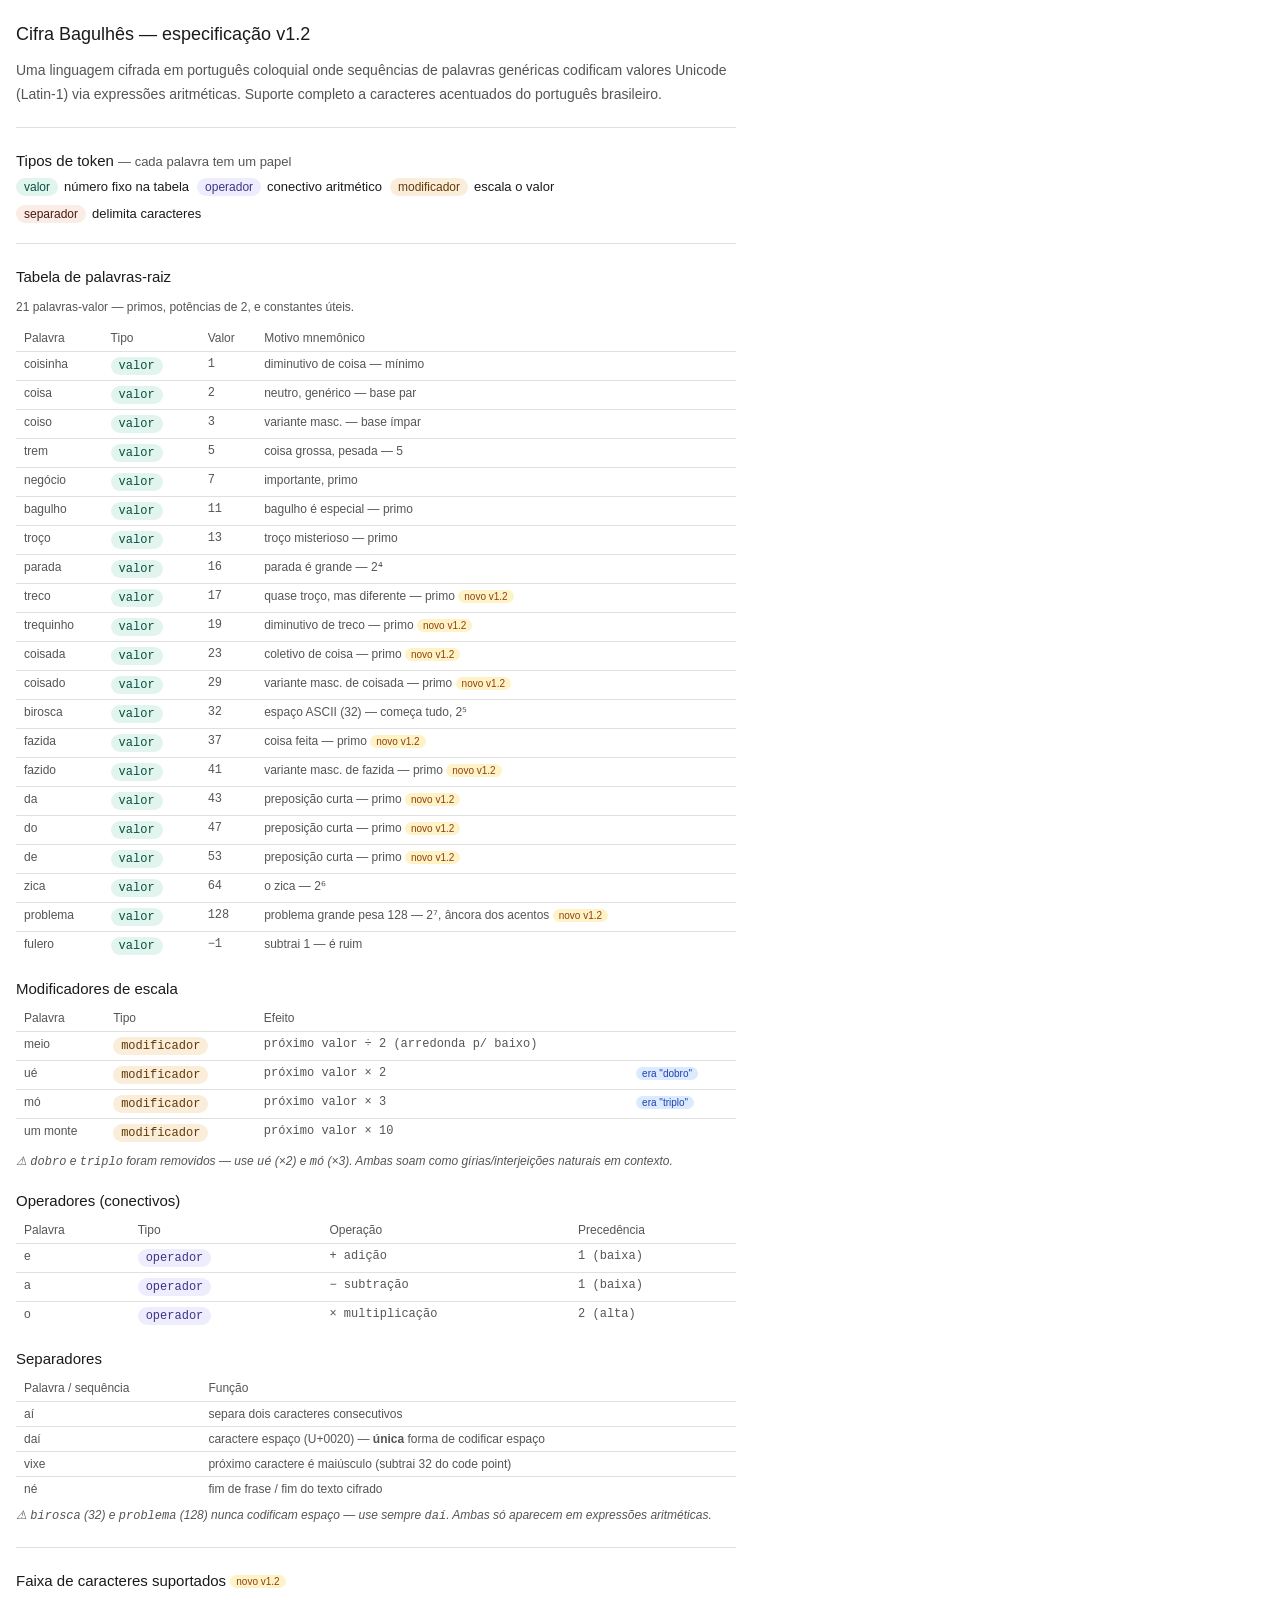
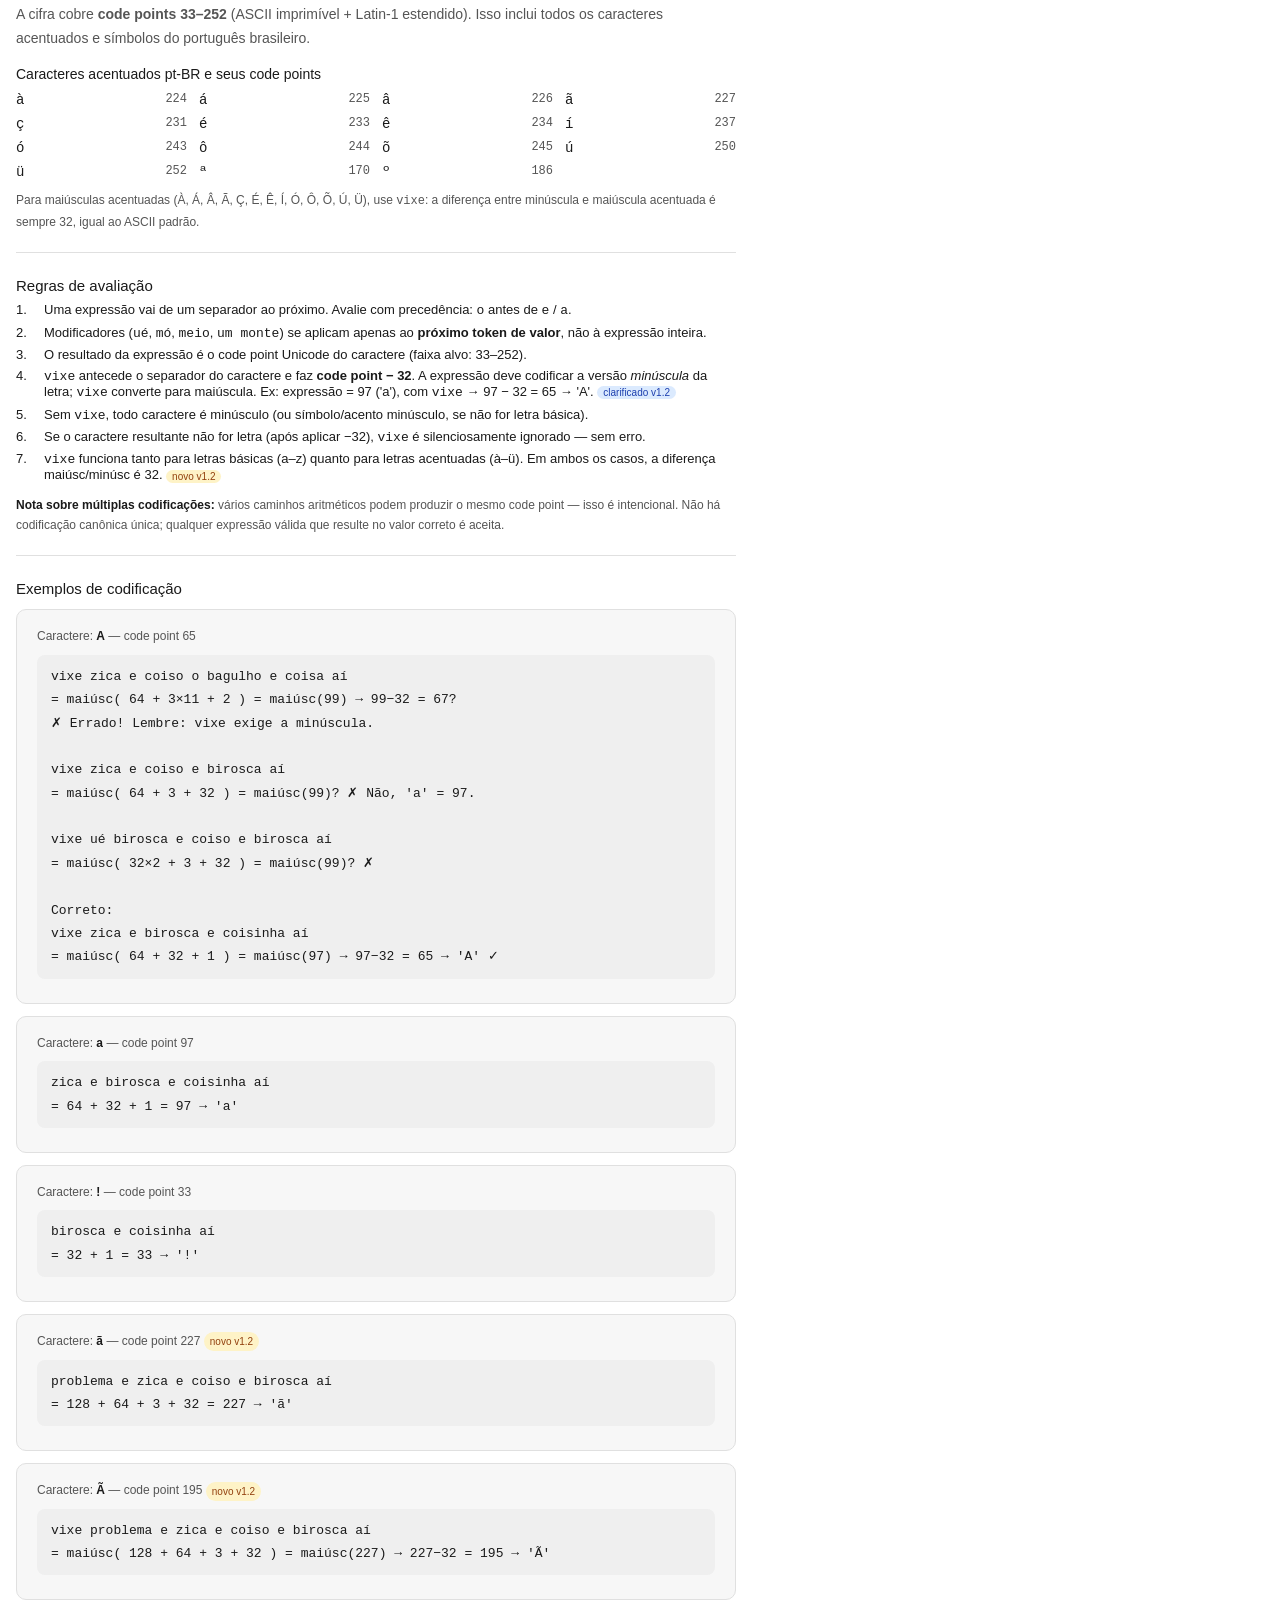
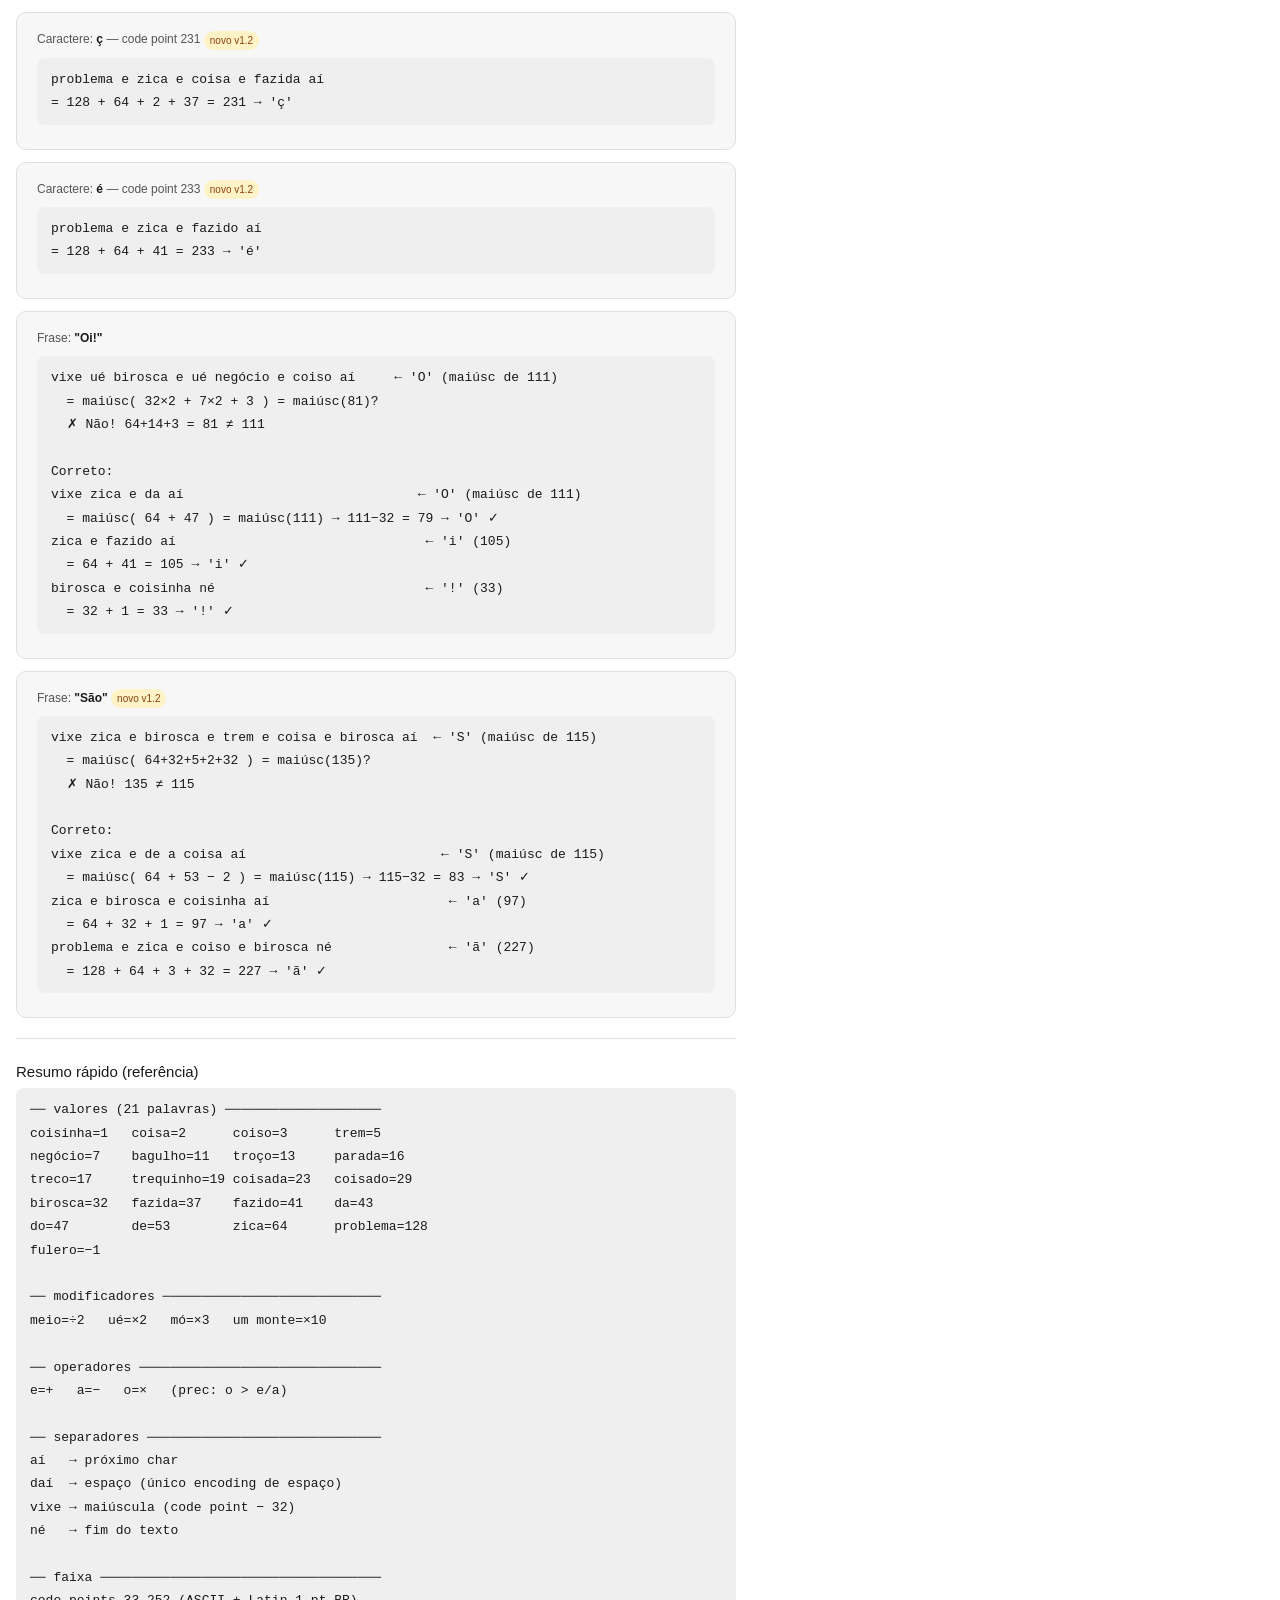
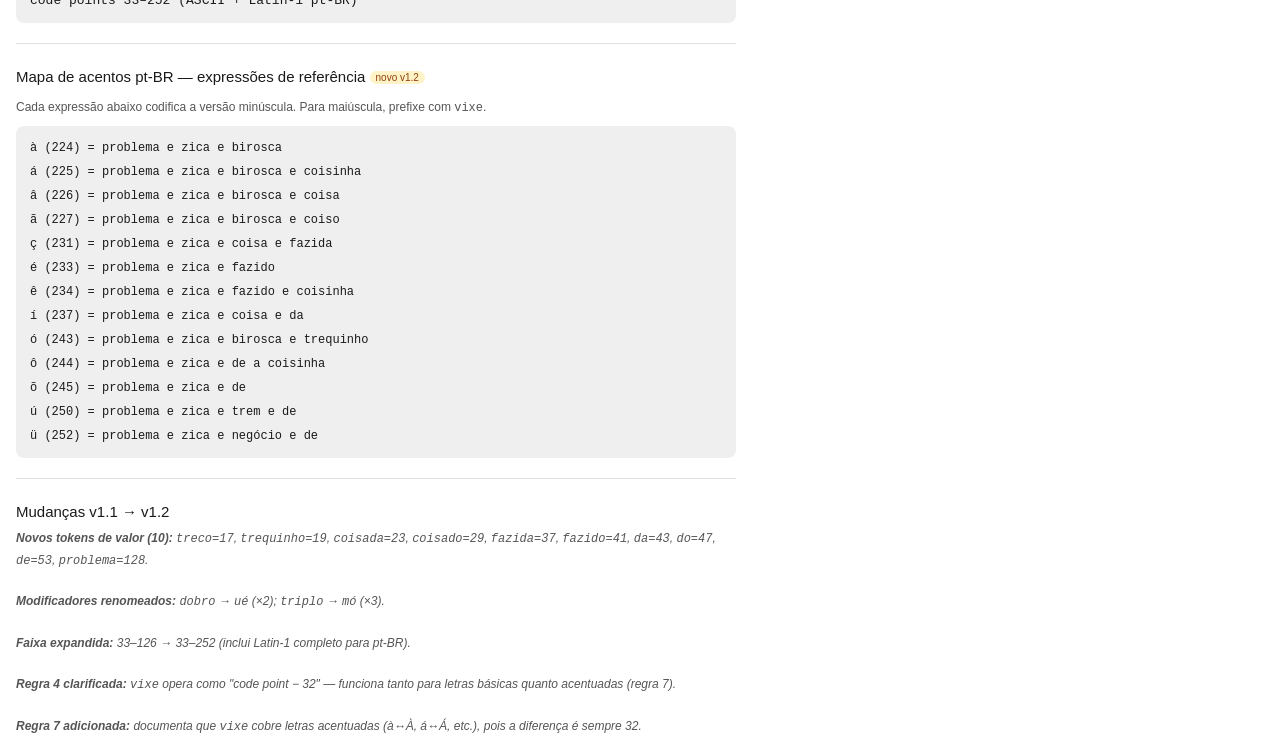
<file: docs/cifra_do_centro_spec_v1_2.html>
<!DOCTYPE html>
<html lang="pt-BR">
<head>
<meta charset="UTF-8">
<meta name="viewport" content="width=device-width, initial-scale=1.0">
<title>Cifra Bagulhês — spec v1.2</title>
<style>
  :root {
    --font-sans: -apple-system, BlinkMacSystemFont, 'Segoe UI', sans-serif;
    --font-mono: 'SF Mono', 'Fira Code', 'Cascadia Code', monospace;
    --color-text-primary: #1a1a1a;
    --color-text-secondary: #555;
    --color-background-secondary: #f7f7f7;
    --color-background-tertiary: #efefef;
    --color-border-tertiary: #e0e0e0;
  }
  @media (prefers-color-scheme: dark) {
    :root {
      --color-text-primary: #e8e8e8;
      --color-text-secondary: #aaa;
      --color-background-secondary: #1e1e1e;
      --color-background-tertiary: #252525;
      --color-border-tertiary: #333;
    }
  }
  body { margin: 0; background: transparent; }
  .spec { padding: 1.5rem 1rem; font-family: var(--font-sans); color: var(--color-text-primary); max-width: 720px; }
  h2 { font-size: 18px; font-weight: 500; margin: 0 0 0.5rem; }
  h3 { font-size: 15px; font-weight: 500; margin: 1.5rem 0 0.5rem; color: var(--color-text-primary); }
  p, li { font-size: 14px; line-height: 1.7; color: var(--color-text-secondary); }
  .tag { display: inline-block; font-size: 12px; font-weight: 500; padding: 2px 8px; border-radius: 99px; margin-right: 6px; }
  .tag-op  { background: #EEEDFE; color: #3C3489; }
  .tag-val { background: #E1F5EE; color: #085041; }
  .tag-mod { background: #FAEEDA; color: #633806; }
  .tag-sep { background: #FAECE7; color: #4A1B0C; }
  .tag-new { background: #FEF3C7; color: #92400E; font-size: 10px; padding: 1px 6px; vertical-align: middle; }
  .tag-chg { background: #DBEAFE; color: #1E40AF; font-size: 10px; padding: 1px 6px; vertical-align: middle; }
  .tag-rem { background: #FEE2E2; color: #991B1B; font-size: 10px; padding: 1px 6px; vertical-align: middle; }
  @media (prefers-color-scheme: dark) {
    .tag-op  { background: #3C3489; color: #CECBF6; }
    .tag-val { background: #085041; color: #9FE1CB; }
    .tag-mod { background: #633806; color: #FAC775; }
    .tag-sep { background: #4A1B0C; color: #F5C4B3; }
    .tag-new { background: #78350F; color: #FDE68A; }
    .tag-chg { background: #1E3A5F; color: #93C5FD; }
    .tag-rem { background: #7F1D1D; color: #FCA5A5; }
  }
  table { width: 100%; border-collapse: collapse; font-size: 13px; margin-top: 0.5rem; }
  th { text-align: left; font-weight: 500; font-size: 12px; color: var(--color-text-secondary); padding: 6px 8px; border-bottom: 1px solid var(--color-border-tertiary); }
  td { padding: 5px 8px; color: var(--color-text-secondary); border-bottom: 1px solid var(--color-border-tertiary); font-family: var(--font-mono); font-size: 12px; vertical-align: top; }
  td.w { font-family: var(--font-sans); }
  tr:last-child td { border-bottom: none; }
  .card { border: 1px solid var(--color-border-tertiary); border-radius: 10px; padding: 1rem 1.25rem; margin: 0.75rem 0; background: var(--color-background-secondary); }
  .example { font-family: var(--font-mono); font-size: 13px; background: var(--color-background-tertiary); padding: 10px 14px; border-radius: 8px; margin: 0.5rem 0; color: var(--color-text-primary); line-height: 1.8; white-space: pre-wrap; }
  .rule { display: flex; gap: 10px; margin: 0.4rem 0; font-size: 13px; }
  .rule-num { font-weight: 500; min-width: 18px; color: var(--color-text-primary); }
  .divider { border: none; border-top: 1px solid var(--color-border-tertiary); margin: 1.25rem 0; }
  .change-note { font-size: 12px; color: var(--color-text-secondary); font-style: italic; margin: 0.25rem 0 0; }
  .section-label { font-weight: 400; color: var(--color-text-secondary); font-size: 13px; }
  .accent-grid { display: grid; grid-template-columns: repeat(auto-fill, minmax(140px, 1fr)); gap: 4px 12px; margin: 0.5rem 0; font-size: 12px; font-family: var(--font-mono); }
  .accent-item { display: flex; justify-content: space-between; padding: 2px 0; color: var(--color-text-secondary); }
  .accent-char { font-size: 14px; color: var(--color-text-primary); }
</style>
</head>
<body>
<div class="spec">
  <h2>Cifra Bagulhês — especificação v1.2</h2>
  <p>Uma linguagem cifrada em português coloquial onde sequências de palavras genéricas codificam valores Unicode (Latin-1) via expressões aritméticas. Suporte completo a caracteres acentuados do português brasileiro.</p>

  <hr class="divider">
  <h3>Tipos de token <span class="section-label">— cada palavra tem um papel</span></h3>

  <div style="display:flex;flex-wrap:wrap;gap:8px;margin:0.5rem 0 1rem;">
    <span><span class="tag tag-val">valor</span><span style="font-size:13px">número fixo na tabela</span></span>
    <span><span class="tag tag-op">operador</span><span style="font-size:13px">conectivo aritmético</span></span>
    <span><span class="tag tag-mod">modificador</span><span style="font-size:13px">escala o valor</span></span>
    <span><span class="tag tag-sep">separador</span><span style="font-size:13px">delimita caracteres</span></span>
  </div>

  <hr class="divider">
  <h3>Tabela de palavras-raiz</h3>
  <p style="font-size:12px;margin-bottom:0.25rem;color:var(--color-text-secondary)">21 palavras-valor — primos, potências de 2, e constantes úteis.</p>

  <table>
    <tr><th>Palavra</th><th>Tipo</th><th>Valor</th><th>Motivo mnemônico</th></tr>
    <tr><td class="w">coisinha</td><td><span class="tag tag-val">valor</span></td><td>1</td><td class="w">diminutivo de coisa — mínimo</td></tr>
    <tr><td class="w">coisa</td><td><span class="tag tag-val">valor</span></td><td>2</td><td class="w">neutro, genérico — base par</td></tr>
    <tr><td class="w">coiso</td><td><span class="tag tag-val">valor</span></td><td>3</td><td class="w">variante masc. — base ímpar</td></tr>
    <tr><td class="w">trem</td><td><span class="tag tag-val">valor</span></td><td>5</td><td class="w">coisa grossa, pesada — 5</td></tr>
    <tr><td class="w">negócio</td><td><span class="tag tag-val">valor</span></td><td>7</td><td class="w">importante, primo</td></tr>
    <tr><td class="w">bagulho</td><td><span class="tag tag-val">valor</span></td><td>11</td><td class="w">bagulho é especial — primo</td></tr>
    <tr><td class="w">troço</td><td><span class="tag tag-val">valor</span></td><td>13</td><td class="w">troço misterioso — primo</td></tr>
    <tr><td class="w">parada</td><td><span class="tag tag-val">valor</span></td><td>16</td><td class="w">parada é grande — 2⁴</td></tr>
    <tr><td class="w">treco</td><td><span class="tag tag-val">valor</span></td><td>17</td><td class="w">quase troço, mas diferente — primo <span class="tag tag-new">novo v1.2</span></td></tr>
    <tr><td class="w">trequinho</td><td><span class="tag tag-val">valor</span></td><td>19</td><td class="w">diminutivo de treco — primo <span class="tag tag-new">novo v1.2</span></td></tr>
    <tr><td class="w">coisada</td><td><span class="tag tag-val">valor</span></td><td>23</td><td class="w">coletivo de coisa — primo <span class="tag tag-new">novo v1.2</span></td></tr>
    <tr><td class="w">coisado</td><td><span class="tag tag-val">valor</span></td><td>29</td><td class="w">variante masc. de coisada — primo <span class="tag tag-new">novo v1.2</span></td></tr>
    <tr><td class="w">birosca</td><td><span class="tag tag-val">valor</span></td><td>32</td><td class="w">espaço ASCII (32) — começa tudo, 2⁵</td></tr>
    <tr><td class="w">fazida</td><td><span class="tag tag-val">valor</span></td><td>37</td><td class="w">coisa feita — primo <span class="tag tag-new">novo v1.2</span></td></tr>
    <tr><td class="w">fazido</td><td><span class="tag tag-val">valor</span></td><td>41</td><td class="w">variante masc. de fazida — primo <span class="tag tag-new">novo v1.2</span></td></tr>
    <tr><td class="w">da</td><td><span class="tag tag-val">valor</span></td><td>43</td><td class="w">preposição curta — primo <span class="tag tag-new">novo v1.2</span></td></tr>
    <tr><td class="w">do</td><td><span class="tag tag-val">valor</span></td><td>47</td><td class="w">preposição curta — primo <span class="tag tag-new">novo v1.2</span></td></tr>
    <tr><td class="w">de</td><td><span class="tag tag-val">valor</span></td><td>53</td><td class="w">preposição curta — primo <span class="tag tag-new">novo v1.2</span></td></tr>
    <tr><td class="w">zica</td><td><span class="tag tag-val">valor</span></td><td>64</td><td class="w">o zica — 2⁶</td></tr>
    <tr><td class="w">problema</td><td><span class="tag tag-val">valor</span></td><td>128</td><td class="w">problema grande pesa 128 — 2⁷, âncora dos acentos <span class="tag tag-new">novo v1.2</span></td></tr>
    <tr><td class="w">fulero</td><td><span class="tag tag-val">valor</span></td><td>−1</td><td class="w">subtrai 1 — é ruim</td></tr>
  </table>

  <h3 style="margin-top:1.25rem">Modificadores de escala</h3>
  <table>
    <tr><th>Palavra</th><th>Tipo</th><th>Efeito</th><th></th></tr>
    <tr><td class="w">meio</td><td><span class="tag tag-mod">modificador</span></td><td>próximo valor ÷ 2 (arredonda p/ baixo)</td><td></td></tr>
    <tr><td class="w">ué</td><td><span class="tag tag-mod">modificador</span></td><td>próximo valor × 2</td><td class="w"><span class="tag tag-chg">era "dobro"</span></td></tr>
    <tr><td class="w">mó</td><td><span class="tag tag-mod">modificador</span></td><td>próximo valor × 3</td><td class="w"><span class="tag tag-chg">era "triplo"</span></td></tr>
    <tr><td class="w">um monte</td><td><span class="tag tag-mod">modificador</span></td><td>próximo valor × 10</td><td></td></tr>
  </table>
  <p class="change-note">⚠ <code>dobro</code> e <code>triplo</code> foram removidos — use <code>ué</code> (×2) e <code>mó</code> (×3). Ambas soam como gírias/interjeições naturais em contexto.</p>

  <h3 style="margin-top:1.25rem">Operadores (conectivos)</h3>
  <table>
    <tr><th>Palavra</th><th>Tipo</th><th>Operação</th><th>Precedência</th></tr>
    <tr><td class="w">e</td><td><span class="tag tag-op">operador</span></td><td>+  adição</td><td>1 (baixa)</td></tr>
    <tr><td class="w">a</td><td><span class="tag tag-op">operador</span></td><td>−  subtração</td><td>1 (baixa)</td></tr>
    <tr><td class="w">o</td><td><span class="tag tag-op">operador</span></td><td>×  multiplicação</td><td>2 (alta)</td></tr>
  </table>

  <h3 style="margin-top:1.25rem">Separadores</h3>
  <table>
    <tr><th>Palavra / sequência</th><th>Função</th></tr>
    <tr><td class="w">aí</td><td class="w">separa dois caracteres consecutivos</td></tr>
    <tr><td class="w">daí</td><td class="w">caractere espaço (U+0020) — <strong>única</strong> forma de codificar espaço</td></tr>
    <tr><td class="w">vixe</td><td class="w">próximo caractere é maiúsculo (subtrai 32 do code point)</td></tr>
    <tr><td class="w">né</td><td class="w">fim de frase / fim do texto cifrado</td></tr>
  </table>
  <p class="change-note">⚠ <code>birosca</code> (32) e <code>problema</code> (128) nunca codificam espaço — use sempre <code>daí</code>. Ambas só aparecem em expressões aritméticas.</p>

  <hr class="divider">
  <h3>Faixa de caracteres suportados <span class="tag tag-new">novo v1.2</span></h3>
  <p>A cifra cobre <strong>code points 33–252</strong> (ASCII imprimível + Latin-1 estendido). Isso inclui todos os caracteres acentuados e símbolos do português brasileiro.</p>

  <h3 style="margin-top:1rem;font-size:14px;">Caracteres acentuados pt-BR e seus code points</h3>
  <div class="accent-grid">
    <div class="accent-item"><span class="accent-char">à</span> 224</div>
    <div class="accent-item"><span class="accent-char">á</span> 225</div>
    <div class="accent-item"><span class="accent-char">â</span> 226</div>
    <div class="accent-item"><span class="accent-char">ã</span> 227</div>
    <div class="accent-item"><span class="accent-char">ç</span> 231</div>
    <div class="accent-item"><span class="accent-char">é</span> 233</div>
    <div class="accent-item"><span class="accent-char">ê</span> 234</div>
    <div class="accent-item"><span class="accent-char">í</span> 237</div>
    <div class="accent-item"><span class="accent-char">ó</span> 243</div>
    <div class="accent-item"><span class="accent-char">ô</span> 244</div>
    <div class="accent-item"><span class="accent-char">õ</span> 245</div>
    <div class="accent-item"><span class="accent-char">ú</span> 250</div>
    <div class="accent-item"><span class="accent-char">ü</span> 252</div>
    <div class="accent-item"><span class="accent-char">ª</span> 170</div>
    <div class="accent-item"><span class="accent-char">º</span> 186</div>
  </div>
  <p style="font-size:12px;margin-top:0.5rem;">Para maiúsculas acentuadas (À, Á, Â, Ã, Ç, É, Ê, Í, Ó, Ô, Õ, Ú, Ü), use <code>vixe</code>: a diferença entre minúscula e maiúscula acentuada é sempre 32, igual ao ASCII padrão.</p>

  <hr class="divider">
  <h3>Regras de avaliação</h3>

  <div class="rule"><span class="rule-num">1.</span><span>Uma expressão vai de um separador ao próximo. Avalie com precedência: <code>o</code> antes de <code>e</code> / <code>a</code>.</span></div>
  <div class="rule"><span class="rule-num">2.</span><span>Modificadores (<code>ué</code>, <code>mó</code>, <code>meio</code>, <code>um monte</code>) se aplicam apenas ao <strong>próximo token de valor</strong>, não à expressão inteira.</span></div>
  <div class="rule"><span class="rule-num">3.</span><span>O resultado da expressão é o code point Unicode do caractere (faixa alvo: 33–252).</span></div>
  <div class="rule"><span class="rule-num">4.</span><span><code>vixe</code> antecede o separador do caractere e faz <strong>code point − 32</strong>. A expressão deve codificar a versão <em>minúscula</em> da letra; <code>vixe</code> converte para maiúscula. Ex: expressão = 97 ('a'), com <code>vixe</code> → 97 − 32 = 65 → 'A'. <span class="tag tag-chg">clarificado v1.2</span></span></div>
  <div class="rule"><span class="rule-num">5.</span><span>Sem <code>vixe</code>, todo caractere é minúsculo (ou símbolo/acento minúsculo, se não for letra básica).</span></div>
  <div class="rule"><span class="rule-num">6.</span><span>Se o caractere resultante não for letra (após aplicar −32), <code>vixe</code> é silenciosamente ignorado — sem erro.</span></div>
  <div class="rule"><span class="rule-num">7.</span><span><code>vixe</code> funciona tanto para letras básicas (a–z) quanto para letras acentuadas (à–ü). Em ambos os casos, a diferença maiúsc/minúsc é 32. <span class="tag tag-new">novo v1.2</span></span></div>

  <p style="font-size:12px;margin-top:0.75rem;color:var(--color-text-secondary)">
    <strong style="color:var(--color-text-primary)">Nota sobre múltiplas codificações:</strong>
    vários caminhos aritméticos podem produzir o mesmo code point — isso é intencional. Não há codificação canônica única; qualquer expressão válida que resulte no valor correto é aceita.
  </p>

  <hr class="divider">
  <h3>Exemplos de codificação</h3>

  <div class="card">
    <p style="margin:0 0 4px;font-size:12px;color:var(--color-text-secondary)">Caractere: <strong style="color:var(--color-text-primary)">A</strong> — code point 65</p>
    <div class="example">vixe zica e coiso o bagulho e coisa aí
= maiúsc( 64 + 3×11 + 2 ) = maiúsc(99) → 99−32 = 67? 
✗ Errado! Lembre: vixe exige a minúscula.

vixe zica e coiso e birosca aí
= maiúsc( 64 + 3 + 32 ) = maiúsc(99)? ✗ Não, 'a' = 97.

vixe ué birosca e coiso e birosca aí
= maiúsc( 32×2 + 3 + 32 ) = maiúsc(99)? ✗

Correto:
vixe zica e birosca e coisinha aí
= maiúsc( 64 + 32 + 1 ) = maiúsc(97) → 97−32 = 65 → 'A' ✓</div>
  </div>

  <div class="card">
    <p style="margin:0 0 4px;font-size:12px;color:var(--color-text-secondary)">Caractere: <strong style="color:var(--color-text-primary)">a</strong> — code point 97</p>
    <div class="example">zica e birosca e coisinha aí
= 64 + 32 + 1 = 97 → 'a'</div>
  </div>

  <div class="card">
    <p style="margin:0 0 4px;font-size:12px;color:var(--color-text-secondary)">Caractere: <strong style="color:var(--color-text-primary)">!</strong> — code point 33</p>
    <div class="example">birosca e coisinha aí
= 32 + 1 = 33 → '!'</div>
  </div>

  <div class="card">
    <p style="margin:0 0 4px;font-size:12px;color:var(--color-text-secondary)">Caractere: <strong style="color:var(--color-text-primary)">ã</strong> — code point 227 <span class="tag tag-new">novo v1.2</span></p>
    <div class="example">problema e zica e coiso e birosca aí
= 128 + 64 + 3 + 32 = 227 → 'ã'</div>
  </div>

  <div class="card">
    <p style="margin:0 0 4px;font-size:12px;color:var(--color-text-secondary)">Caractere: <strong style="color:var(--color-text-primary)">Ã</strong> — code point 195 <span class="tag tag-new">novo v1.2</span></p>
    <div class="example">vixe problema e zica e coiso e birosca aí
= maiúsc( 128 + 64 + 3 + 32 ) = maiúsc(227) → 227−32 = 195 → 'Ã'</div>
  </div>

  <div class="card">
    <p style="margin:0 0 4px;font-size:12px;color:var(--color-text-secondary)">Caractere: <strong style="color:var(--color-text-primary)">ç</strong> — code point 231 <span class="tag tag-new">novo v1.2</span></p>
    <div class="example">problema e zica e coisa e fazida aí
= 128 + 64 + 2 + 37 = 231 → 'ç'</div>
  </div>

  <div class="card">
    <p style="margin:0 0 4px;font-size:12px;color:var(--color-text-secondary)">Caractere: <strong style="color:var(--color-text-primary)">é</strong> — code point 233 <span class="tag tag-new">novo v1.2</span></p>
    <div class="example">problema e zica e fazido aí
= 128 + 64 + 41 = 233 → 'é'</div>
  </div>

  <div class="card">
    <p style="margin:0 0 4px;font-size:12px;color:var(--color-text-secondary)">Frase: <strong style="color:var(--color-text-primary)">"Oi!"</strong></p>
    <div class="example">vixe ué birosca e ué negócio e coiso aí     ← 'O' (maiúsc de 111)
  = maiúsc( 32×2 + 7×2 + 3 ) = maiúsc(81)?
  ✗ Não! 64+14+3 = 81 ≠ 111

Correto:
vixe zica e da aí                              ← 'O' (maiúsc de 111)
  = maiúsc( 64 + 47 ) = maiúsc(111) → 111−32 = 79 → 'O' ✓
zica e fazido aí                                ← 'i' (105)
  = 64 + 41 = 105 → 'i' ✓
birosca e coisinha né                           ← '!' (33)
  = 32 + 1 = 33 → '!' ✓</div>
  </div>

  <div class="card">
    <p style="margin:0 0 4px;font-size:12px;color:var(--color-text-secondary)">Frase: <strong style="color:var(--color-text-primary)">"São"</strong> <span class="tag tag-new">novo v1.2</span></p>
    <div class="example">vixe zica e birosca e trem e coisa e birosca aí  ← 'S' (maiúsc de 115)
  = maiúsc( 64+32+5+2+32 ) = maiúsc(135)?
  ✗ Não! 135 ≠ 115

Correto:
vixe zica e de a coisa aí                         ← 'S' (maiúsc de 115)
  = maiúsc( 64 + 53 − 2 ) = maiúsc(115) → 115−32 = 83 → 'S' ✓
zica e birosca e coisinha aí                       ← 'a' (97)
  = 64 + 32 + 1 = 97 → 'a' ✓
problema e zica e coiso e birosca né               ← 'ã' (227)
  = 128 + 64 + 3 + 32 = 227 → 'ã' ✓</div>
  </div>

  <hr class="divider">
  <h3>Resumo rápido (referência)</h3>
  <div class="example">── valores (21 palavras) ────────────────────
coisinha=1   coisa=2      coiso=3      trem=5
negócio=7    bagulho=11   troço=13     parada=16
treco=17     trequinho=19 coisada=23   coisado=29
birosca=32   fazida=37    fazido=41    da=43
do=47        de=53        zica=64      problema=128
fulero=−1

── modificadores ────────────────────────────
meio=÷2   ué=×2   mó=×3   um monte=×10

── operadores ───────────────────────────────
e=+   a=−   o=×   (prec: o > e/a)

── separadores ──────────────────────────────
aí   → próximo char
daí  → espaço (único encoding de espaço)
vixe → maiúscula (code point − 32)
né   → fim do texto

── faixa ────────────────────────────────────
code points 33–252 (ASCII + Latin-1 pt-BR)</div>

  <hr class="divider">
  <h3>Mapa de acentos pt-BR — expressões de referência <span class="tag tag-new">novo v1.2</span></h3>
  <p style="font-size:12px;margin-bottom:0.5rem;">Cada expressão abaixo codifica a versão minúscula. Para maiúscula, prefixe com <code>vixe</code>.</p>
  <div class="example" style="font-size:12px;line-height:2;">à (224) = problema e zica e birosca
á (225) = problema e zica e birosca e coisinha
â (226) = problema e zica e birosca e coisa
ã (227) = problema e zica e birosca e coiso
ç (231) = problema e zica e coisa e fazida
é (233) = problema e zica e fazido
ê (234) = problema e zica e fazido e coisinha
í (237) = problema e zica e coisa e da
ó (243) = problema e zica e birosca e trequinho
ô (244) = problema e zica e de a coisinha
õ (245) = problema e zica e de
ú (250) = problema e zica e trem e de
ü (252) = problema e zica e negócio e de</div>

  <hr class="divider">
  <h3>Mudanças v1.1 → v1.2</h3>
  <p class="change-note" style="margin-top:0">
    <strong>Novos tokens de valor (10):</strong>
    <code>treco=17</code>, <code>trequinho=19</code>, <code>coisada=23</code>, <code>coisado=29</code>,
    <code>fazida=37</code>, <code>fazido=41</code>, <code>da=43</code>, <code>do=47</code>, <code>de=53</code>,
    <code>problema=128</code>.<br><br>
    <strong>Modificadores renomeados:</strong>
    <code>dobro</code> → <code>ué</code> (×2);
    <code>triplo</code> → <code>mó</code> (×3).<br><br>
    <strong>Faixa expandida:</strong>
    33–126 → 33–252 (inclui Latin-1 completo para pt-BR).<br><br>
    <strong>Regra 4 clarificada:</strong>
    <code>vixe</code> opera como "code point − 32" — funciona tanto para letras básicas quanto acentuadas (regra 7).<br><br>
    <strong>Regra 7 adicionada:</strong>
    documenta que <code>vixe</code> cobre letras acentuadas (à↔À, á↔Á, etc.), pois a diferença é sempre 32.
  </p>
</div>
</body>
</html>
</file>
